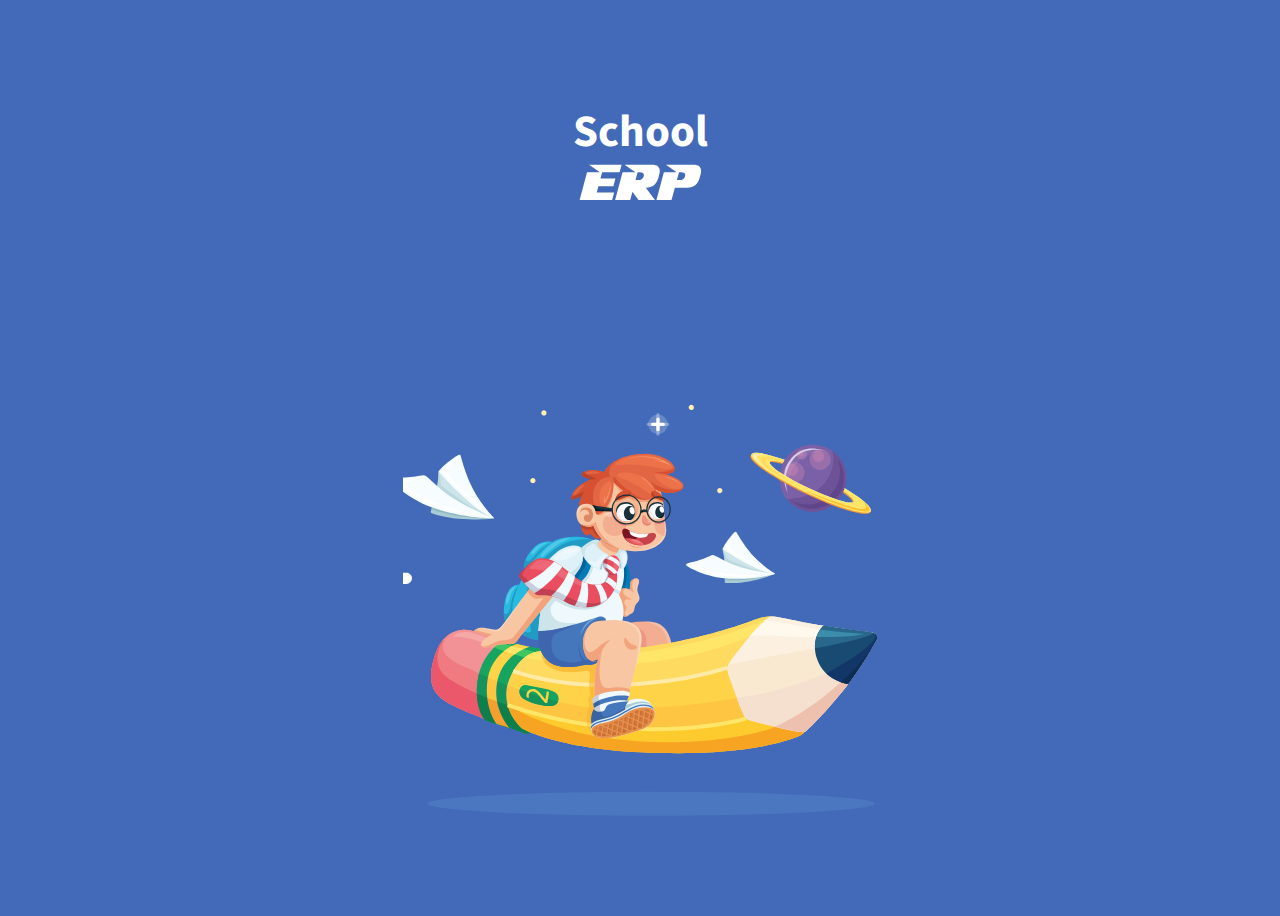
<file: index.html>
<!DOCTYPE html>
<html lang="es">
<head>
    <meta charset="UTF-8">
    <meta http-equiv="X-UA-Compatible" content="IE=edge">
    <meta name="viewport" content="width=device-width, initial-scale=1.0">

    <link rel="stylesheet" href="css/configuracionGlobal.css">
    <link rel="stylesheet" href="css/movil.css">
    <link rel="stylesheet" href="css/Tableta/tableta_movil.css" media="(min-width:768px)">
    <link rel="stylesheet" href="css/escritorio/movil_escritorio.css" media="(min-width:1366px)">
    <link rel="preconnect" href="https://fonts.googleapis.com">

    <link rel="preconnect" href="https://fonts.gstatic.com" crossorigin>
    <link href="https://fonts.googleapis.com/css2?family=Source+Sans+Pro:ital,wght@1,900&display=swap" rel="stylesheet">

    <link rel="preconnect" href="https://fonts.googleapis.com">
    
    <link href="https://fonts.googleapis.com/css2?family=Source+Sans+Pro:wght@200;600;700&display=swap" rel="stylesheet">

    <link href="https://fonts.googleapis.com/css2?family=Bebas+Neue&display=swap" rel="stylesheet">
    <title>media</title>
    
</head>

<body>

    <!--Instrucciones de uso-->
   
    <div class="background_div login">
        <section class="section_login section-movil section-body">
       
         <h1 class="titulo1">School</h1>
        
         <img class="img_titulo" src="img/1.svg" alt="">

         <img  class="section_img1" src="img/Mask_Group_6.svg" href="login.html" alt="">
        </section>
 
    </div>
</body>
</html>
</file>
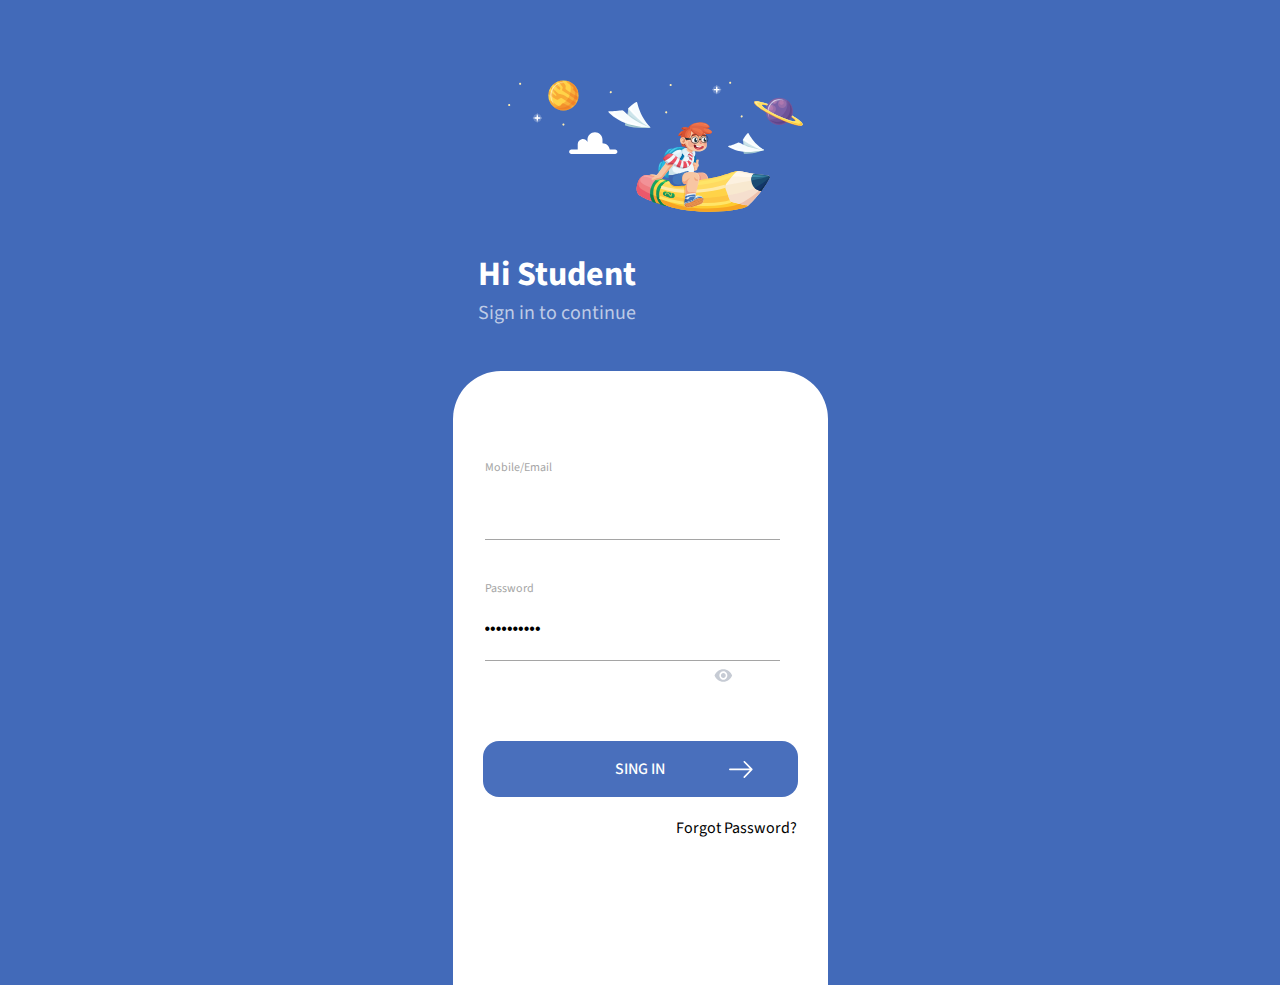
<file: login.html>
<!DOCTYPE html>
<html lang="en">
<head>
    <meta charset="UTF-8">
    <meta http-equiv="X-UA-Compatible" content="IE=edge">
    <meta name="viewport" content="width=device-width, initial-scale=1.0">
    
    <title>Document</title>
    <link rel="stylesheet" href="css/movil-login.css">

    <link rel="preconnect" href="https://fonts.googleapis.com">
    <link rel="preconnect" href="https://fonts.gstatic.com" crossorigin>
    <link href="https://fonts.googleapis.com/css2?family=Source+Sans+Pro:wght@200;400;700&display=swap" rel="stylesheet">
    <script src="https://cdnjs.cloudflare.com/ajax/libs/jquery/1.12.4/jquery.min.js"></script>

</head>
<body>
        <div class="login_background">
            <section class="banner-login">
                <img src="img/vector.svg" alt="">
                <h2>Hi Student</h2>
                <span>Sign in to continue</span>
                <br> <br> <br>
            </section>

            <section class="formulario_login">
                    <form class="formulario"></form>
                    <br><br> <br><br>
                    <label class="formulario_label">Mobile/Email <input  type="text"></label>
                    <label class="formulario_label">Password <input class="input_password" id="txtPassword" type="password" value="contraseña"><span id="imgContraseña" data-activo=false><img src="img/View.svg" class="icon"></span></label>
                    <button>
                        SING IN
                        <img src="img/right.svg" alt="">
                    </button>
                    <label class="forgot-pass" >Forgot Password?</label>
            </section>
        </div>

</body>
</html>
</file>
<file: css/configuracionGlobal.css>
*{
    margin:0;
    padding:0;
    box-sizing: border-box;
}

html{
    font-family: 'Bebas Neue', cursive;

   /** font-family: 'Source Sans Pro', sans-serif;**/
    font-size: 10px;
}


:root{
    /*variables de color*/
    --azul1:rgba(52, 95, 180, 1);
    --azul2:rgba(103, 137, 202, 1);
    --gris1:rgba(49, 49, 49, 1);
    --gris2:rgba(119, 119, 119, 1);
    --gris3:rgba(165, 165, 165, 1);

    --fondo:linear-gradient(35.54deg, #2855AE -7.25%, #7292CF 90.75%);

    --texto:rgb(5, 115, 189);
    --text2:black;
    --parrafo: 1.8rem;
    --textohover:rgb(0, 217, 255);
    --texto3:black;
    --texto3f:verdana;

    /* Vaiables de tamaño de letra*/
    --h1: 16px;
    --h2: 3rem;
    --h3: 2.5rem;
}


/* Estructura de las Secciones */

/*background-section*/
.background_div{
    
    width:100%;
    padding-top: 5rem;
    padding-bottom: 5rem;
    margin:auto;
   
}



p{
    font-size:2rem;
    margin:15px;
}

.section-body{

    max-width:130rem;
    height:auto;
    margin:auto;
}
</file>
<file: css/movil.css>
/* body */
.section-movil{
    max-width:200px;
    padding:0.1rem;
}

/*--------------------*/
.login{
    background-color:rgba(52, 95, 180, 0.931);
}

.section_login{
    margin:auto;
    display:flex;
    border-radius:15px;
    flex-direction:column;
    padding:5rem 0 5rem 0;
    max-width:375px;
}




.titulo1{
    font-family: 'Source Sans Pro', sans-serif;
    font-size:40px;
    color:white;
    margin:auto;
  

}

.img_titulo{
    width: 121,5px;
    margin:auto;
    margin-bottom:200px;
}

.section_img1{
    width: 375px;
    margin:auto;
    
   
}
/*------------------------------------*/
</file>
<file: css/Tableta/tableta_movil.css>
.section_login{
    margin:auto;
    display:flex;
    border-radius:15px;
    flex-direction:column;
    padding:5rem 0 5rem 0;
    max-width:475px;
}

.titulo1{
    font-family: 'Source Sans Pro', sans-serif;
    font-size:45px;
    color:white;
    margin:auto;
  

}

.img_titulo{
    width: 125,5px;
    margin:auto;
    margin-bottom:200px;
}

.section_img1{
    width: 475px;
    margin:auto;
    
   
}
</file>
<file: css/escritorio/movil_escritorio.css>
.section_login{
    margin:auto;
    display:flex;
    border-radius:15px;
    flex-direction:column;
    padding:5rem 0 5rem 0;
    max-width:575px;
}

.titulo1{
    font-family: 'Source Sans Pro', sans-serif;
    font-size:47px;
    color:white;
    margin:auto;
  

}

.img_titulo{
    width: 130,5px;
    margin:auto;
    margin-bottom:200px;
}

.section_img1{
    width: 575px;
    margin:auto;
    
   
}
</file>
<file: css/movil-login.css>
*{
    margin:0;
    padding:0;
    box-sizing: border-box;
}

.banner-login{
    max-width:375px;
    height:auto;
}

.login_background{
    
    background-color:rgba(52, 95, 180, 0.931);
    padding-top:5rem;

    display:flex;
    flex-direction:column;
    align-items:center;

    font-family: 'Source Sans Pro', sans-serif; 

}

.banner-login img{
    align-self: flex-end;
    width:294,59px;
    padding-left: 30px;


}

.banner-login h2{
    color:white;
    font-size: 34px;
    padding:2rem 2rem 0rem 0rem;
}
.banner-login span{
    font-weight: normal;
    font-size: 20px;
    color:rgba(255, 255, 255, 0.657);
    padding:0rem 2rem 0rem 0rem;
}

.formulario_login{
    max-width:375px;
    height:auto;

    background-color: #ffff;
    border-radius: 3rem 3rem 0rem 0rem;
  
    display:flex;
    flex-direction: column;
}

.formulario{
    width: 31.5rem;
    margin:auto;

    display:flex;
    flex-direction: column;
}

.formulario_label{
    font-size:12px;
    color:rgba(165, 165, 165, 1);

    display:flex;
    flex-direction:column;
    margin: 0rem 3rem 2.5rem 2rem;
}

.formulario_label input{
    width:100%;
    border:none;
    height:4rem;
    border-bottom: 1px solid rgba(165, 165, 165, 1);
    outline:none;
    font-size: 16px;

}

.input_password{
    height:auto;
    padding:0px 0px 0px 0px;
    width: 100%;
    position:asolute;
}

.formulario_label{
    position:relative;
    justify-content:space-around;

}

.formulario_label img{
    width:1.5rem;
    position:absolute;
    right:2.8rem;
   
}

.icon{
    display:block;
    height: 12.500717163085938px;
    width: 18.32000732421875px;
    right: 90px;
    margin:8px 0px 0px 0px;

}

.formulario_login button{
    font-family: 'Source Sans Pro', sans-serif;
    font-size:16px;
    height: 3.5rem;
    border-radius:1rem;
    background-color:rgba(52, 95, 180, 0.897);
    color:white;
    font-weight:500;
    margin: 40px 30px 0px 30px;
    border-style:none;
    cursor:pointer;

    display: flex;
    flex-direction:column;
    justify-content:center;
    align-items: center;

    position:relative;
}

.formulario_login button img{
    width:1.5rem;
    position:absolute;
    right:2.8rem;
}

.forgot-pass{
    font-family: 'Source Sans Pro', sans-serif; 
    align-self: flex-end;
    margin:20px 31px 146px 0px;
}
</file>
